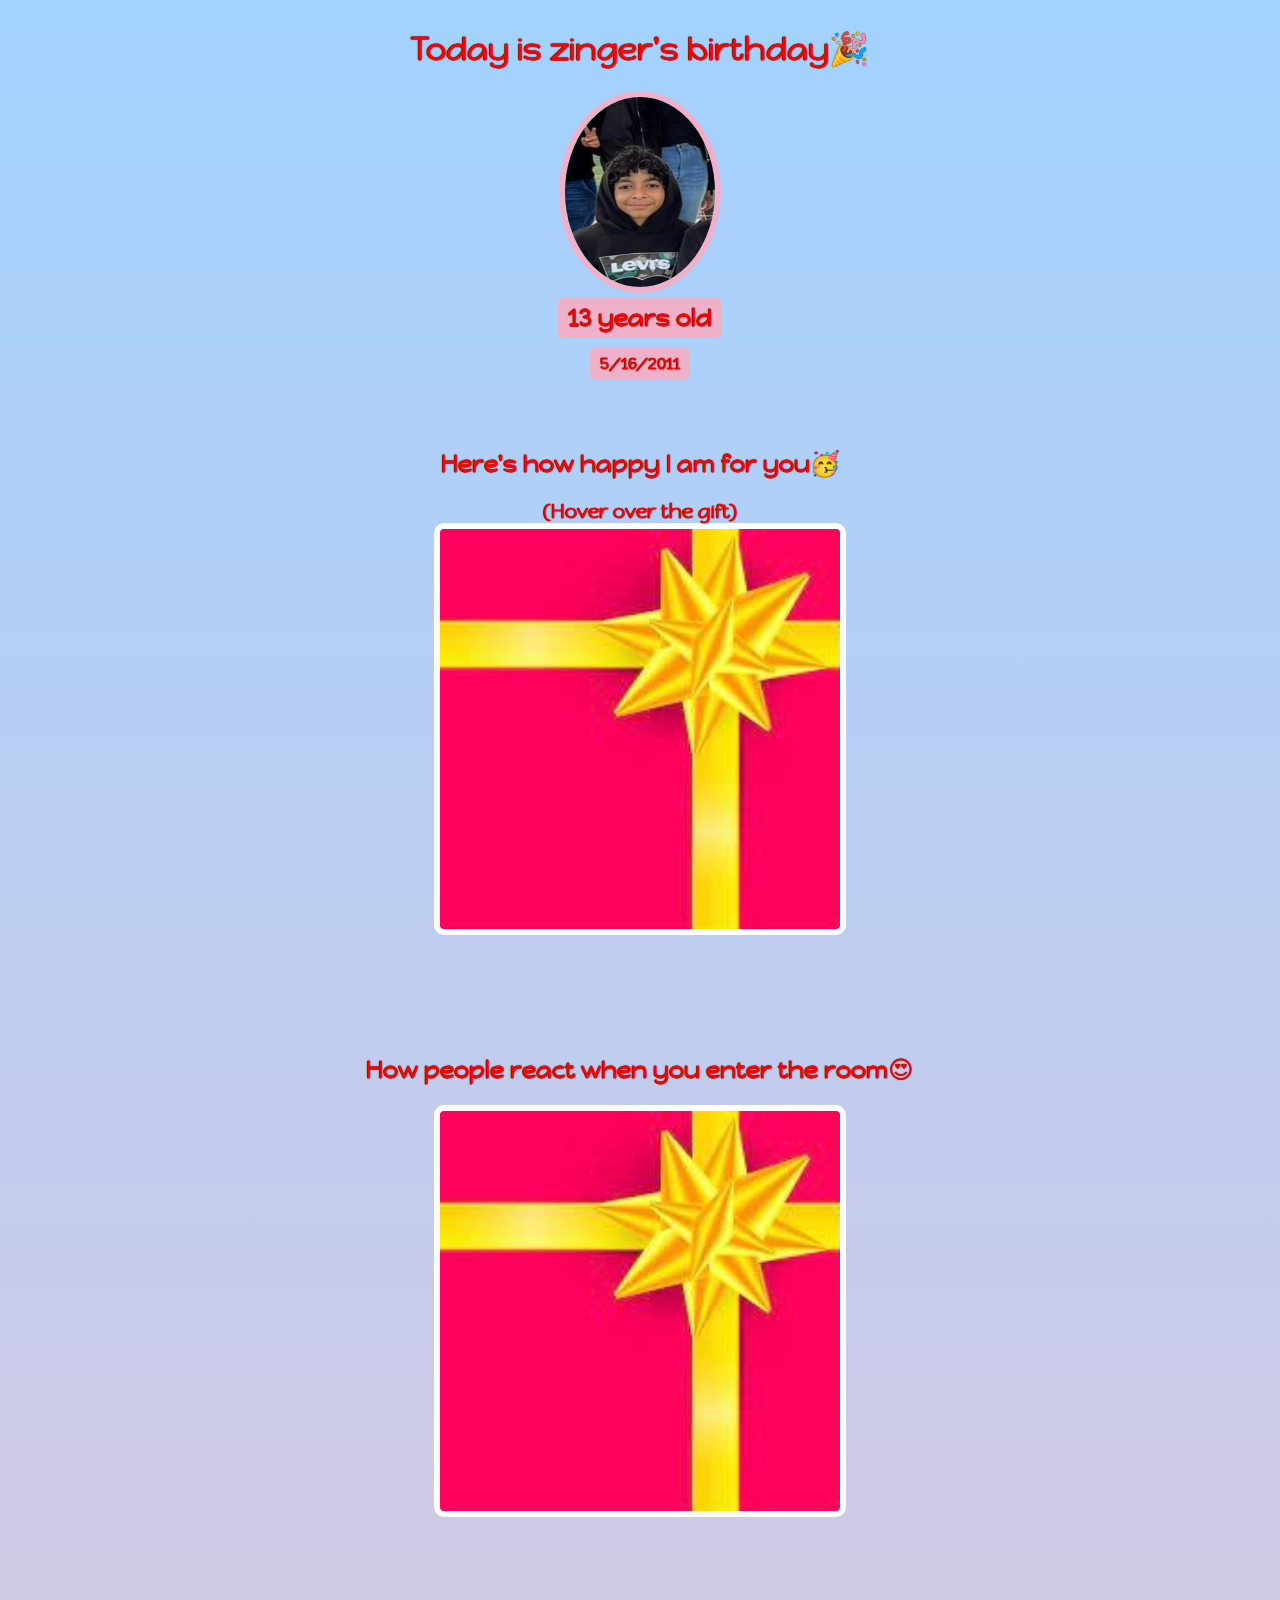
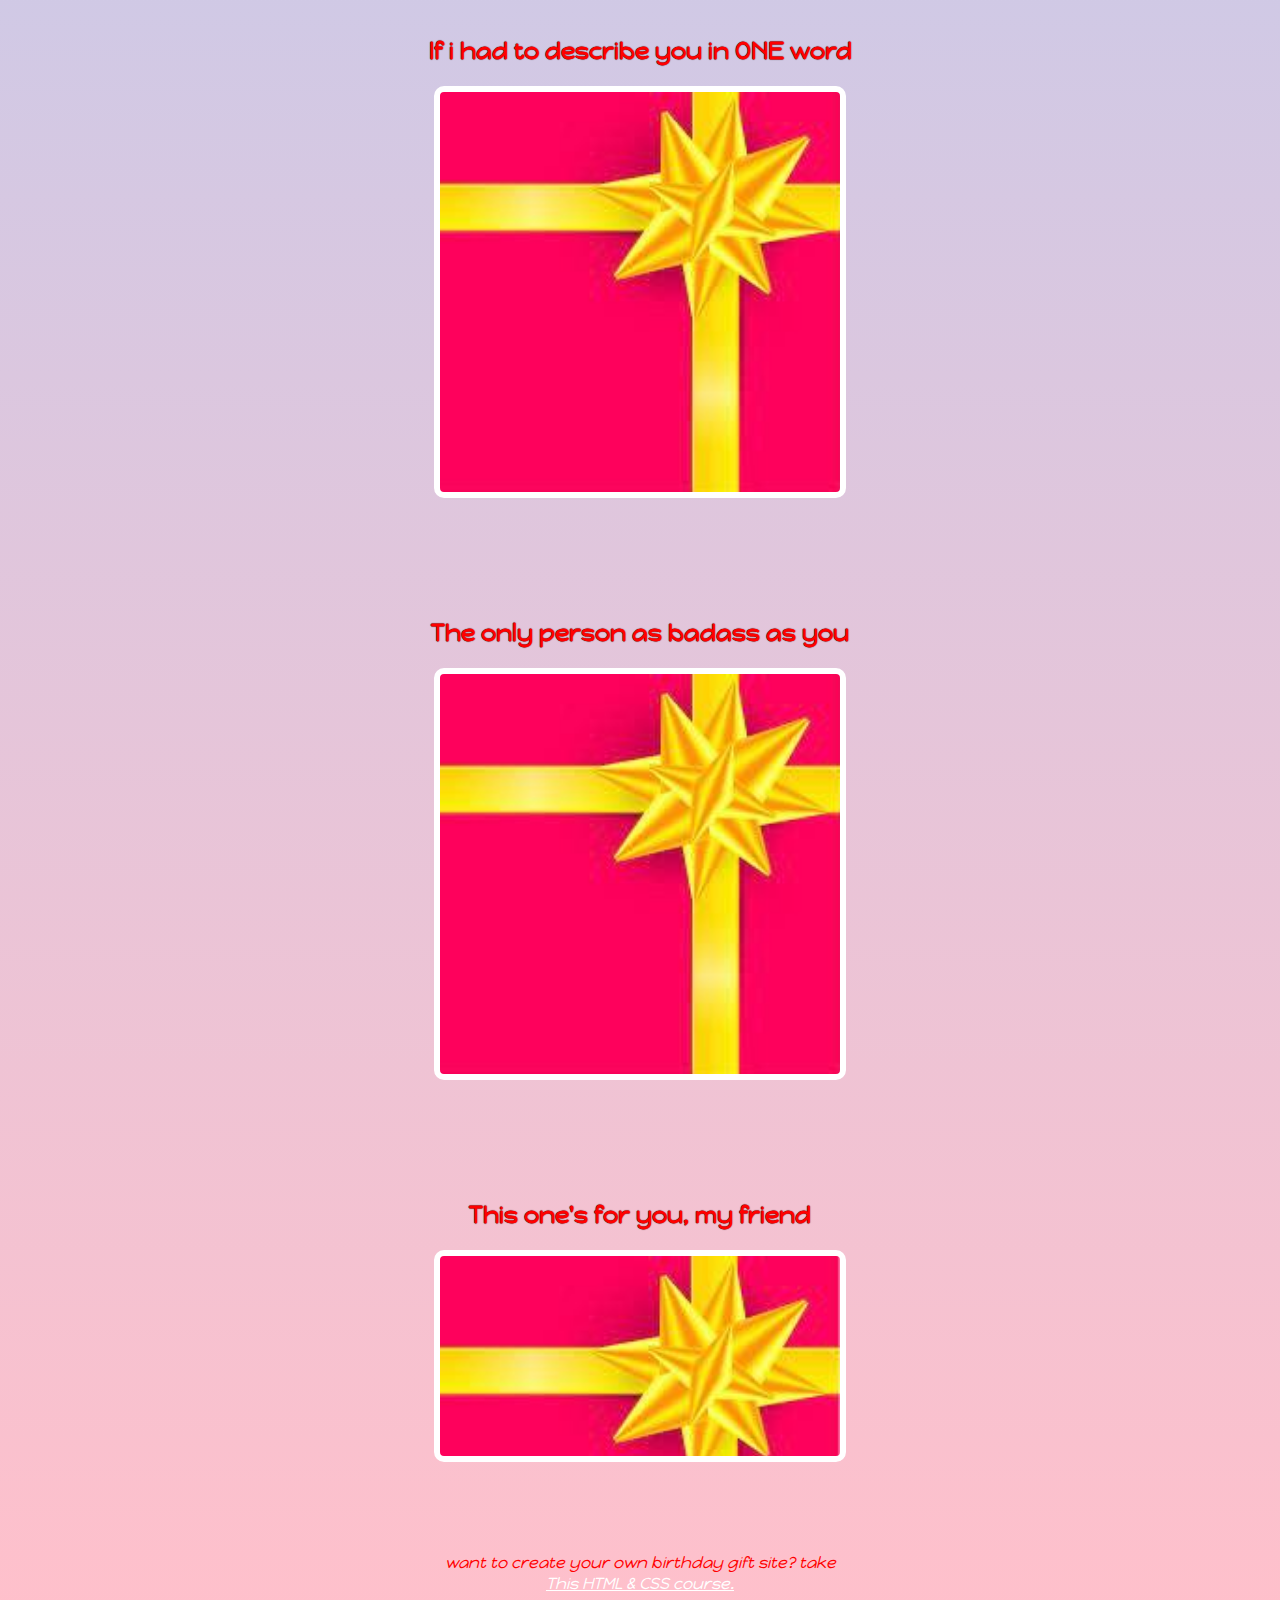
<file: index.html>
<!DOCTYPE html>
<html>



<head>

    <link rel="preconnect" href="https://fonts.googleapis.com">
    <link rel="preconnect" href="https://fonts.gstatic.com" crossorigin>
    <link href="https://fonts.googleapis.com/css2?family=Happy+Monkey&display=swap" rel="stylesheet">

    <link rel="stylesheet" href="birthday.css">
</head>
<body class="all">
    <div id="header">
        <h1>Today is zinger's birthday🎉</h1>
        <img id="zinger-pic" src="zinger.jpeg">
        <h2 id="bday-age">13 years old</h2>
        <h4 id="bday-date">5/16/2011</h3>
    </div>
    <div class="gift-section">


        <h2 class="gift title">Here's how happy I am for you🥳</h2>
        <h3 class="hint">(Hover over the gift)</h3>
        <div class="gift-cover" id="happy"></div>
    </div>


    <div class="gift-section">


        <h2 class="gift title">How people react when you enter the room😍</h2>
        <div class="gift-cover" id="hot"></div>
    </div>

    <div class="gift-section">


        <h2 class="gift title">If i had to describe you in ONE word</h2>
        <div class="gift-cover" id="one-word"></div>
    </div>

    <div class="gift-section">


        <h2 class="gift title">The only person as badass as you</h2>
        <div class="gift-cover" id="badass"></div>
    </div>

    <div class="gift-section">


        <h2 class="gift title">This one's for you, my friend</h2>
        <div class="gift-cover" id="cheers"></div>
    </div>

    <P class="footer">want to create your own birthday gift site? take <a href="https://scrimba.com/learn/htmlandcss" target="_blank">This HTML & CSS course.</a></P>





</body>
</html>
</file>
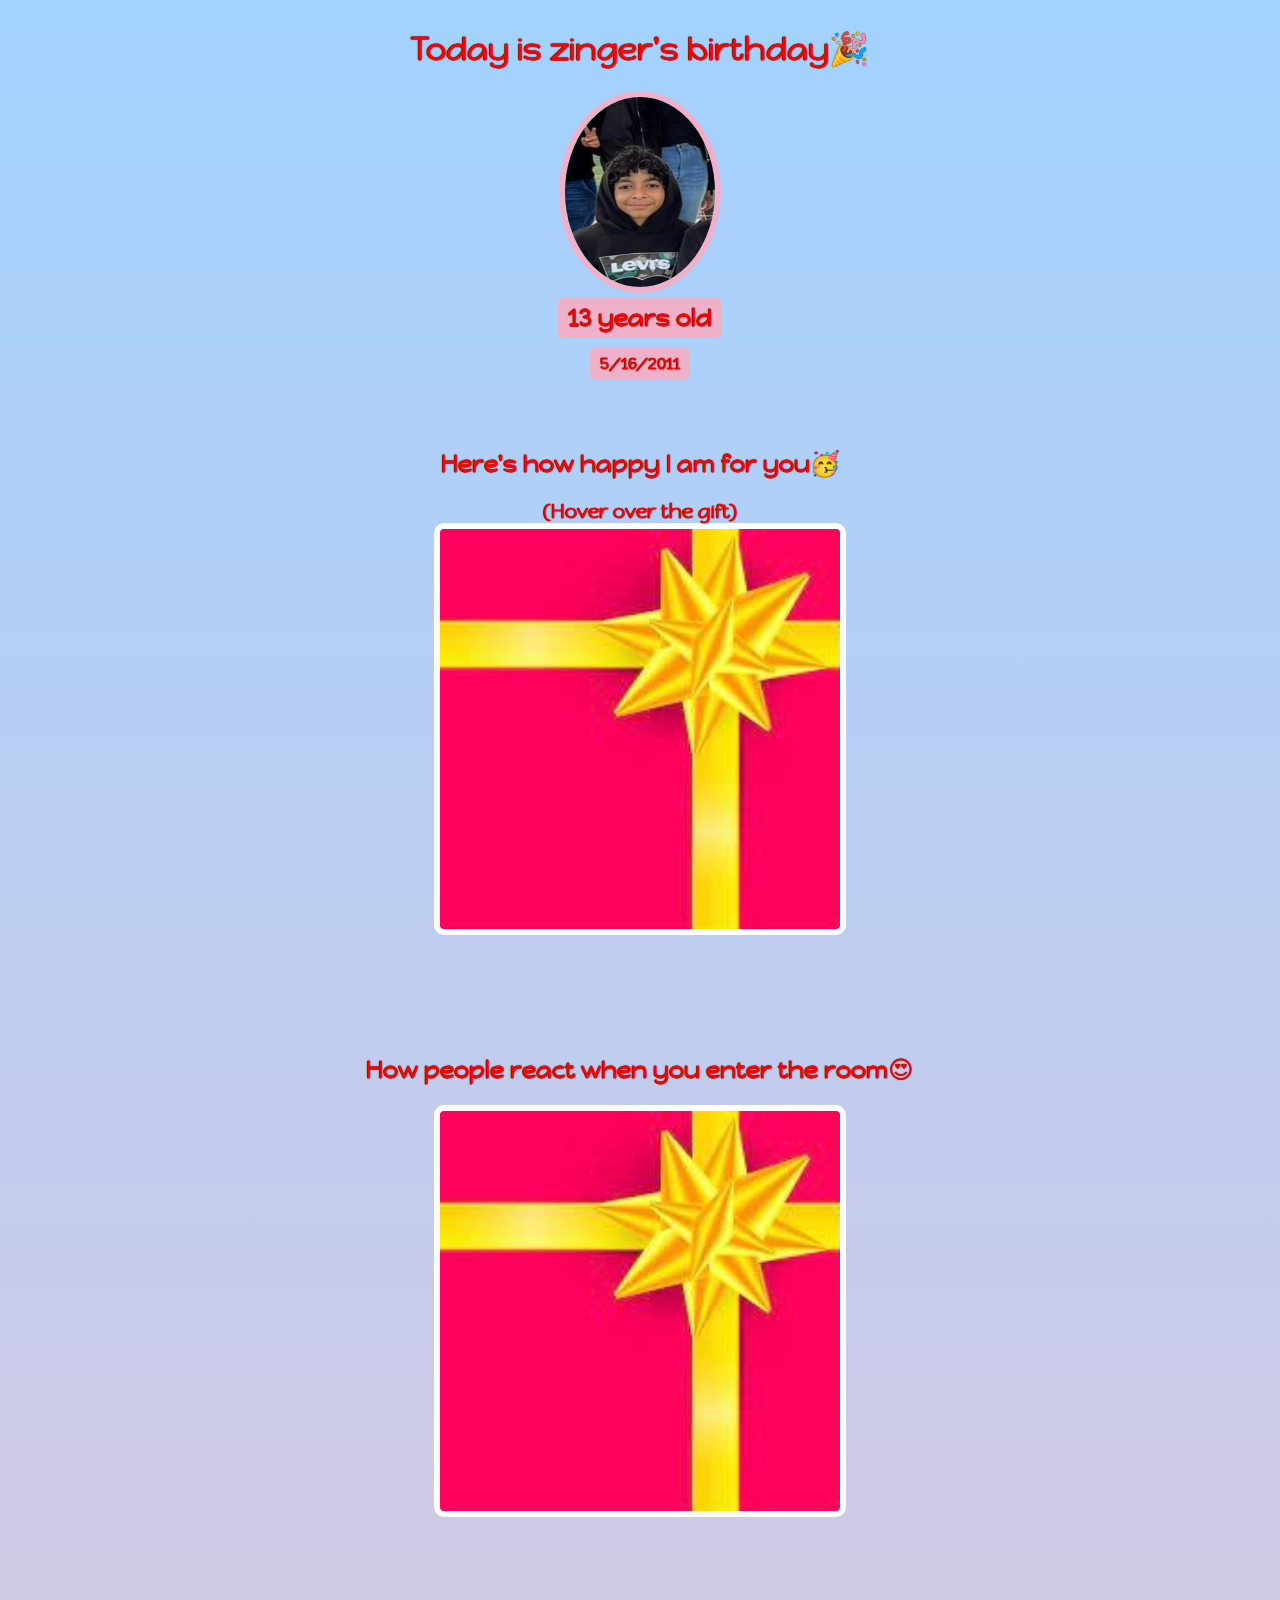
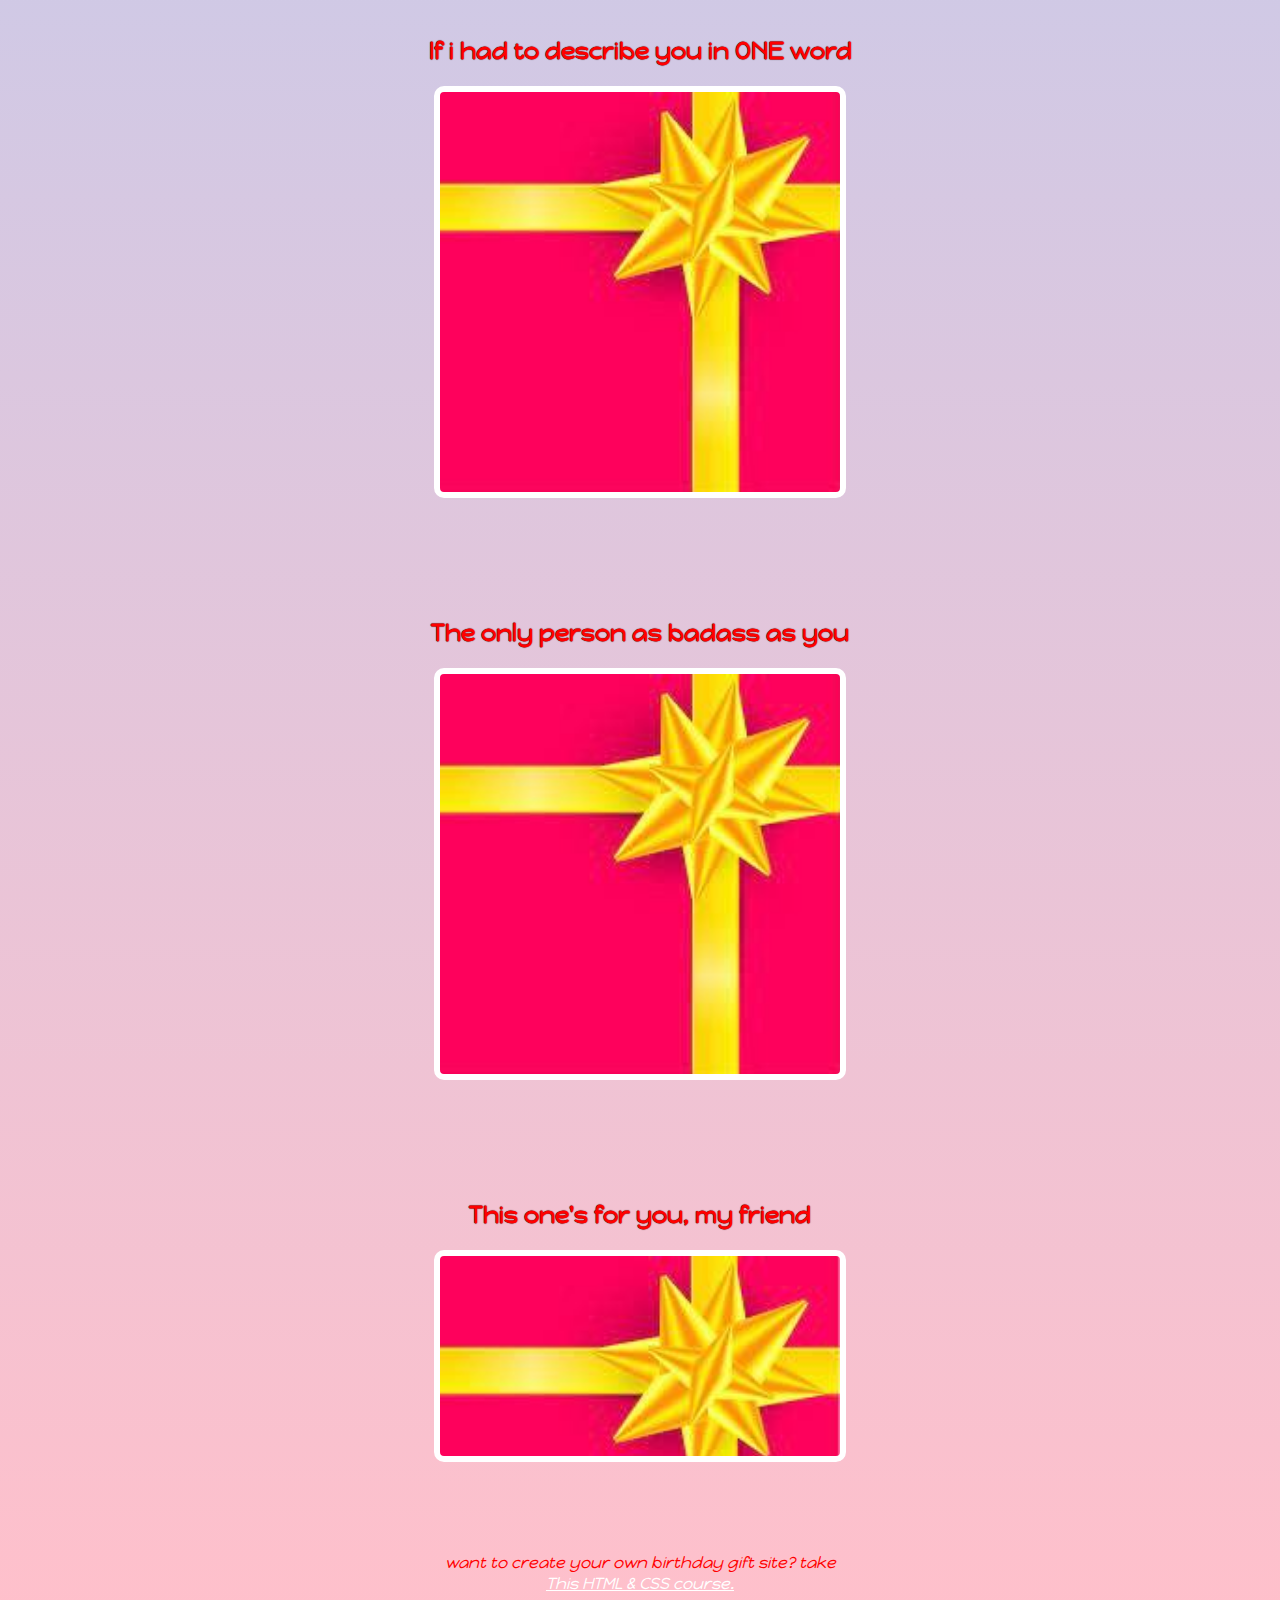
<file: birthday.html>
<!DOCTYPE html>
<html>



<head>

    <link rel="preconnect" href="https://fonts.googleapis.com">
    <link rel="preconnect" href="https://fonts.gstatic.com" crossorigin>
    <link href="https://fonts.googleapis.com/css2?family=Happy+Monkey&display=swap" rel="stylesheet">

    <link rel="stylesheet" href="birthday.css">
</head>
<body class="all">
    <div id="header">
        <h1>Today is zinger's birthday🎉</h1>
        <img id="zinger-pic" src="zinger.jpeg">
        <h2 id="bday-age">13 years old</h2>
        <h4 id="bday-date">5/16/2011</h3>
    </div>
    <div class="gift-section">


        <h2 class="gift title">Here's how happy I am for you🥳</h2>
        <h3 class="hint">(Hover over the gift)</h3>
        <div class="gift-cover" id="happy"></div>
    </div>


    <div class="gift-section">


        <h2 class="gift title">How people react when you enter the room😍</h2>
        <div class="gift-cover" id="hot"></div>
    </div>

    <div class="gift-section">


        <h2 class="gift title">If i had to describe you in ONE word</h2>
        <div class="gift-cover" id="one-word"></div>
    </div>

    <div class="gift-section">


        <h2 class="gift title">The only person as badass as you</h2>
        <div class="gift-cover" id="badass"></div>
    </div>

    <div class="gift-section">


        <h2 class="gift title">This one's for you, my friend</h2>
        <div class="gift-cover" id="cheers"></div>
    </div>

    <P class="footer">want to create your own birthday gift site? take <a href="https://scrimba.com/learn/htmlandcss" target="_blank">This HTML & CSS course.</a></P>





</body>
</html>
</file>
<file: birthday.css>
.all {
    background: linear-gradient(#a2d2ff,pink);
    text-align: center;
    font-family: "Happy Monkey", system-ui;
    color: #ff0000;
    display: flex;
    flex-direction: column;
    align-items: center;

}
#zinger-pic {


    width: 150px;
    height: 190px;
    border-radius: 50%;
    border:6px solid #EFb0C9;

}

.happy-monkey-regular {
    font-family: "Happy Monkey", system-ui;
    font-weight: 400;
    font-style: normal;
}
h1,h2,h3,h4{


    text-shadow: 0px 0px 1px black;
}
#bday-age{

    background: #EFb0C9;
    padding: 5px 10px;
    border-radius: 5px;
    margin: 5px 0 10px 0;

}

#bday-date{
    margin: 0;
    padding: 5px 10px;
    background: #EFb0C9;
    border-radius: 5px;

}

#header {

    display: flex;
    flex-direction: column;
    align-items:center ;

}
.gift-cover {

    background-image: url("gift-cover2.jpeg");
    height: 400px;
    width: 400px;
    border: 6px solid white;
    border-radius: 10px;
    background-size: cover;
    margin: 0px auto;

}
.gift-section {


    margin: 50px;

}

.gift-title {

    margin-bottom: 10px;
} 
.hint {

    margin: 0;
}


#happy:hover{

    background-image: url("200.webp");
}
#hot:hover {

background-image: url("giphy.webp");

}


#one-word:hover {

    background-image: url("idiot2.png") ;
    background-size: cover;
}
#badass:hover {

    background-image: url("me.jpeg");
}

#cheers {
     
    height: 200px;

}

#cheers:hover {

    background-image: url("cheers.webp");

}

.footer {
    font-style: italic;
    width: 400px;
    margin: 40px auto 20px;

}
a {

    color: white;
}
</file>
